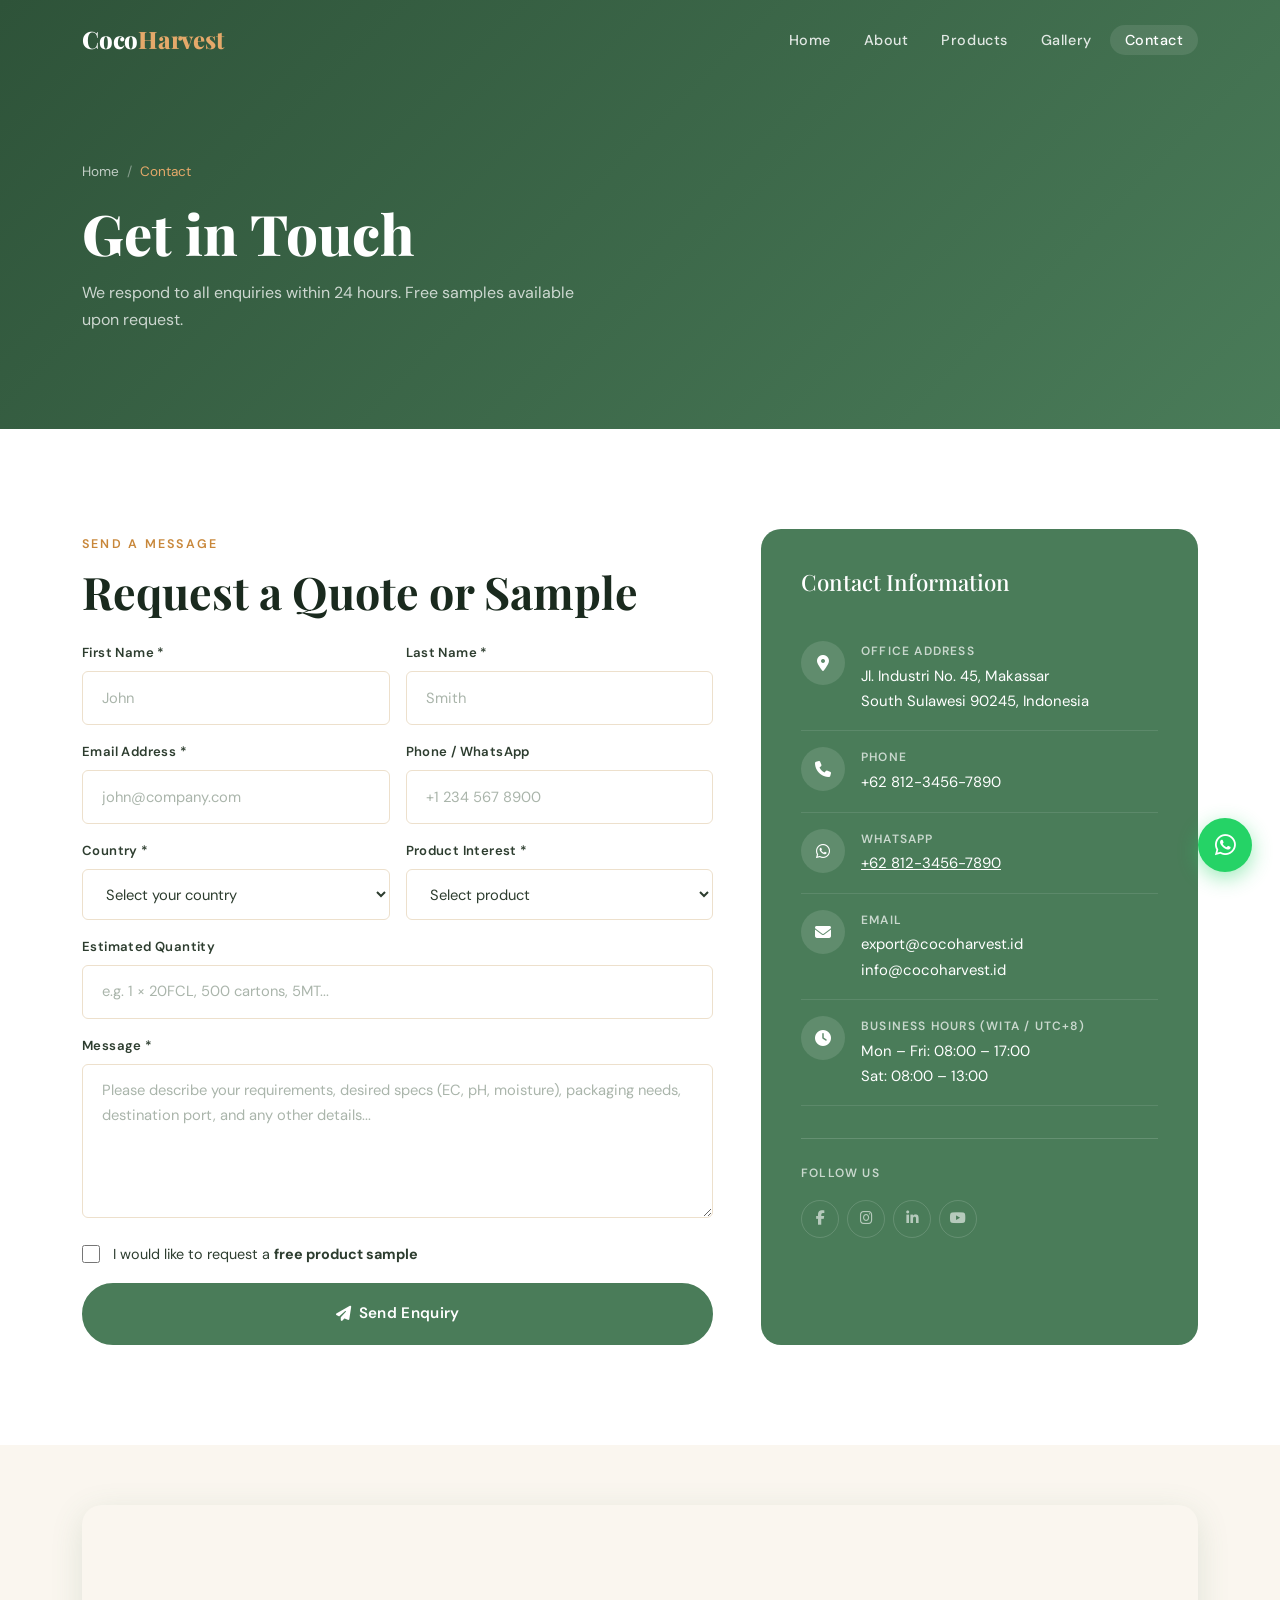
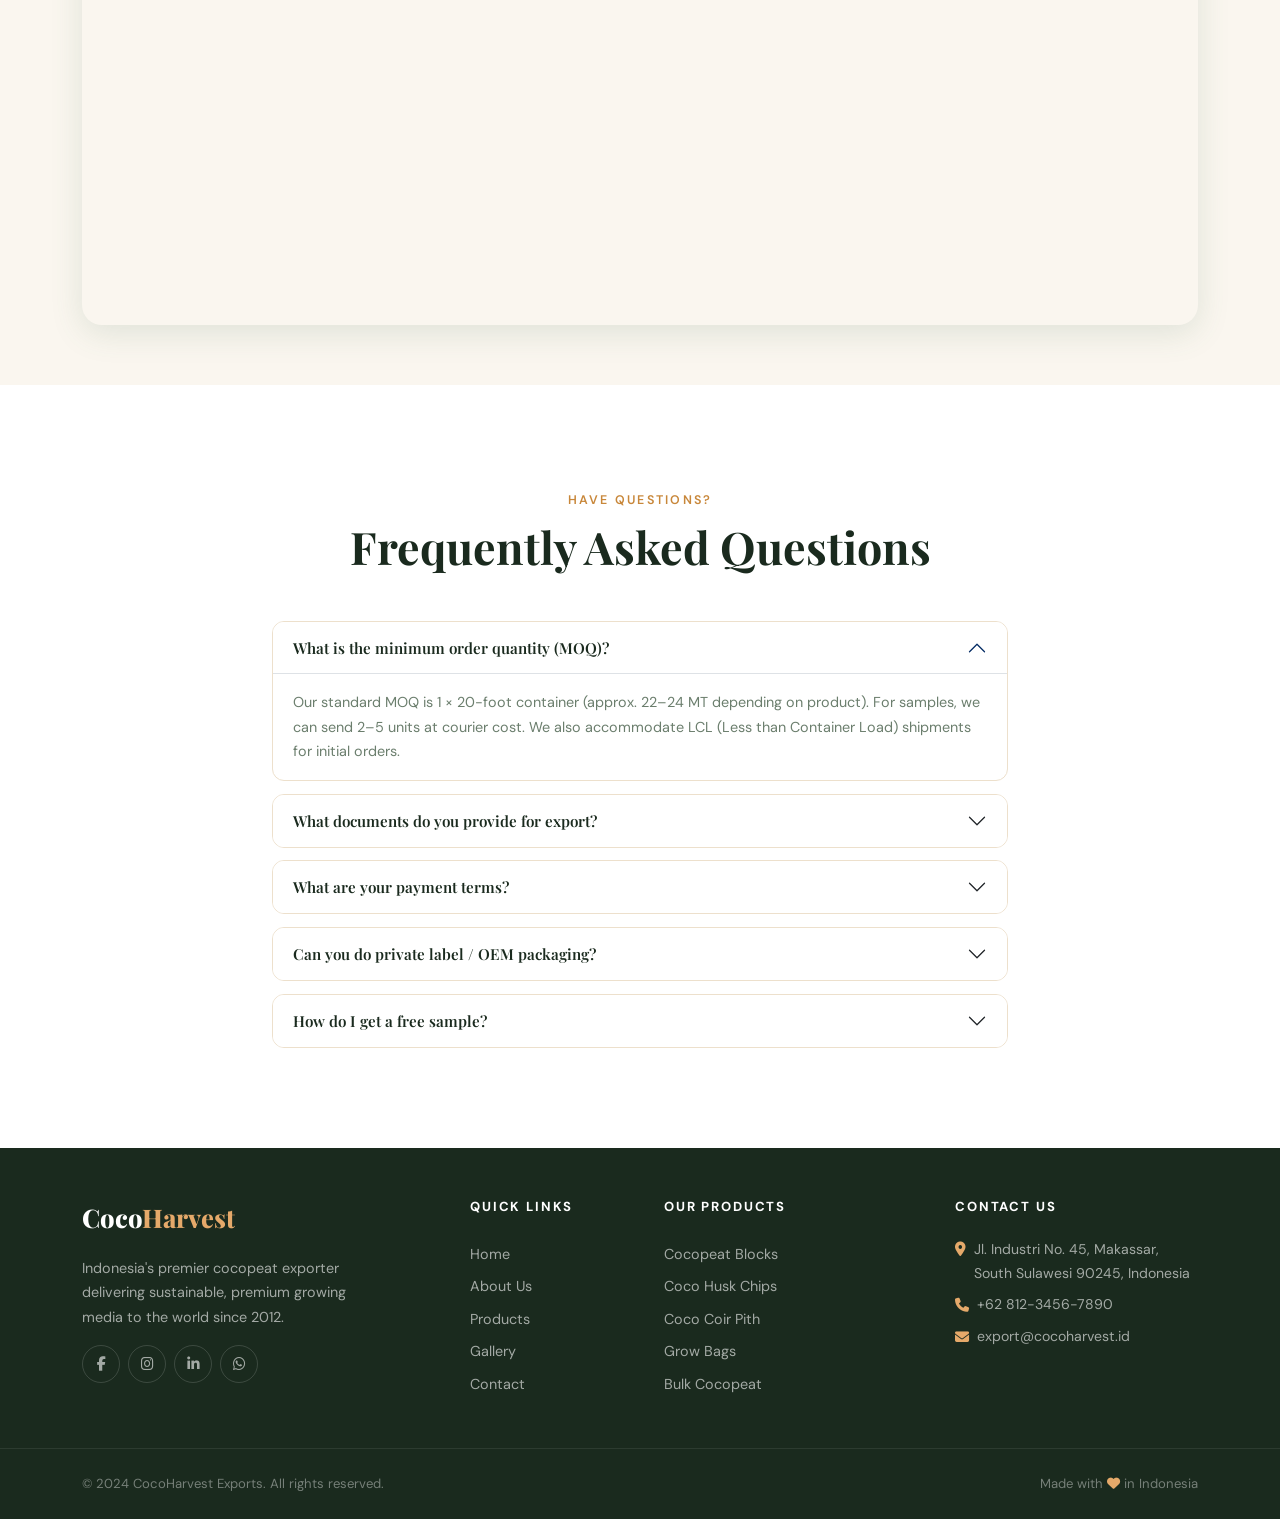
<file: contact.html>
<!DOCTYPE html>
<html lang="en">
<head>
  <meta charset="UTF-8">
  <meta name="viewport" content="width=device-width, initial-scale=1.0">
  <title>Contact — CocoHarvest Exports</title>
  <link rel="stylesheet" href="https://cdn.jsdelivr.net/npm/bootstrap@5.3.3/dist/css/bootstrap.min.css">
  <link rel="stylesheet" href="https://cdnjs.cloudflare.com/ajax/libs/font-awesome/6.5.0/css/all.min.css">
  <link rel="stylesheet" href="assets/css/style.css">
  <link rel="stylesheet" href="assets/css/components.css">
</head>
<body>

<!-- NAVBAR -->
<nav class="navbar navbar-main navbar-expand-lg">
  <div class="container">
    <a class="navbar-brand-custom" href="index.html">Coco<span>Harvest</span></a>
    <button class="navbar-toggler border-0" type="button" data-bs-toggle="collapse" data-bs-target="#mainNav">
      <div class="navbar-toggler-icon-custom"><span></span><span></span><span></span></div>
    </button>
    <div class="collapse navbar-collapse justify-content-end" id="mainNav">
      <ul class="navbar-nav gap-1 align-items-lg-center">
        <li class="nav-item"><a class="nav-link-custom" href="index.html">Home</a></li>
        <li class="nav-item"><a class="nav-link-custom" href="about.html">About</a></li>
        <li class="nav-item"><a class="nav-link-custom" href="products.html">Products</a></li>
        <li class="nav-item"><a class="nav-link-custom" href="gallery.html">Gallery</a></li>
        <li class="nav-item"><a class="nav-link-custom active" href="contact.html">Contact</a></li>
        <!-- <li class="nav-item ms-lg-2"><a class="btn-accent-custom" href="contact.html">Get a Quote</a></li> -->
      </ul>
    </div>
  </div>
</nav>

<!-- PAGE HERO -->
<section class="page-hero">
  <div class="container position-relative" style="z-index:1;">
    <nav aria-label="breadcrumb" class="mb-3">
      <ol class="breadcrumb">
        <li class="breadcrumb-item"><a href="index.html">Home</a></li>
        <li class="breadcrumb-item active">Contact</li>
      </ol>
    </nav>
    <h1 class="page-hero-title">Get in Touch</h1>
    <p style="color:rgba(255,255,255,.75);max-width:520px;margin-top:.8rem;">
      We respond to all enquiries within 24 hours. Free samples available upon request.
    </p>
  </div>
</section>

<!-- CONTACT MAIN -->
<section class="section-py">
  <div class="container">
    <div class="row g-5">

      <!-- Contact Form -->
      <div class="col-lg-7 reveal-left">
        <span class="section-eyebrow">Send a Message</span>
        <h2 class="section-title mt-2 mb-4">Request a Quote or Sample</h2>

        <form id="contactForm" novalidate>
          <div class="row g-3">
            <div class="col-sm-6">
              <label class="form-label-custom" for="firstName">First Name *</label>
              <input type="text" class="form-control-custom" id="firstName" placeholder="John" required>
            </div>
            <div class="col-sm-6">
              <label class="form-label-custom" for="lastName">Last Name *</label>
              <input type="text" class="form-control-custom" id="lastName" placeholder="Smith" required>
            </div>
            <div class="col-sm-6">
              <label class="form-label-custom" for="email">Email Address *</label>
              <input type="email" class="form-control-custom" id="email" placeholder="john@company.com" required>
            </div>
            <div class="col-sm-6">
              <label class="form-label-custom" for="phone">Phone / WhatsApp</label>
              <input type="tel" class="form-control-custom" id="phone" placeholder="+1 234 567 8900">
            </div>
            <div class="col-sm-6">
              <label class="form-label-custom" for="country">Country *</label>
              <select class="form-control-custom" id="country" required>
                <option value="" disabled selected>Select your country</option>
                <option>United States</option>
                <option>United Kingdom</option>
                <option>Netherlands</option>
                <option>Germany</option>
                <option>France</option>
                <option>Australia</option>
                <option>Japan</option>
                <option>South Korea</option>
                <option>UAE</option>
                <option>Saudi Arabia</option>
                <option>Other</option>
              </select>
            </div>
            <div class="col-sm-6">
              <label class="form-label-custom" for="product">Product Interest *</label>
              <select class="form-control-custom" id="product" required>
                <option value="" disabled selected>Select product</option>
                <option>Cocopeat Compressed Blocks</option>
                <option>Coco Husk Chips</option>
                <option>Coco Grow Bags</option>
                <option>Coco Coir Pith (Loose)</option>
                <option>Cocopeat Mix 70/30</option>
                <option>Custom / OEM</option>
                <option>All Products</option>
              </select>
            </div>
            <div class="col-12">
              <label class="form-label-custom" for="quantity">Estimated Quantity</label>
              <input type="text" class="form-control-custom" id="quantity" placeholder="e.g. 1 × 20FCL, 500 cartons, 5MT...">
            </div>
            <div class="col-12">
              <label class="form-label-custom" for="message">Message *</label>
              <textarea class="form-control-custom" id="message" rows="5"
                placeholder="Please describe your requirements, desired specs (EC, pH, moisture), packaging needs, destination port, and any other details..." required></textarea>
            </div>
            <!-- Sample Request Checkbox -->
            <div class="col-12">
              <label style="display:flex;align-items:center;gap:.8rem;cursor:pointer;">
                <input type="checkbox" id="sampleReq" style="width:18px;height:18px;accent-color:var(--clr-primary);cursor:pointer;">
                <span style="font-size:.9rem;color:var(--clr-text);">I would like to request a <strong>free product sample</strong></span>
              </label>
            </div>
            <div class="col-12">
              <button type="submit" class="btn-primary-custom" style="width:100%;justify-content:center;padding:1rem;">
                <i class="fas fa-paper-plane"></i> Send Enquiry
              </button>
            </div>
          </div>
        </form>

        <!-- Success Message -->
        <div id="formSuccess" style="display:none;background:rgba(74,124,89,.08);border:1.5px solid var(--clr-primary);border-radius:12px;padding:1.5rem;text-align:center;margin-top:1.5rem;">
          <i class="fas fa-check-circle fa-2x mb-2" style="color:var(--clr-primary);"></i>
          <h5 style="color:var(--clr-primary);">Message Sent Successfully!</h5>
          <p style="color:var(--clr-muted);font-size:.9rem;margin:0;">Thank you for your enquiry. Our team will respond within 24 hours.</p>
        </div>
      </div>

      <!-- Contact Info -->
      <div class="col-lg-5 reveal-right">
        <div class="contact-info-box">
          <h4 style="font-family:'Playfair Display',serif;font-size:1.4rem;color:white;margin-bottom:1.8rem;">Contact Information</h4>

          <div class="contact-info-item">
            <div class="contact-info-icon"><i class="fas fa-map-marker-alt"></i></div>
            <div>
              <div class="contact-info-label">Office Address</div>
              <div class="contact-info-value">Jl. Industri No. 45, Makassar<br>South Sulawesi 90245, Indonesia</div>
            </div>
          </div>

          <div class="contact-info-item">
            <div class="contact-info-icon"><i class="fas fa-phone"></i></div>
            <div>
              <div class="contact-info-label">Phone</div>
              <div class="contact-info-value">+62 812-3456-7890</div>
            </div>
          </div>

          <div class="contact-info-item">
            <div class="contact-info-icon"><i class="fab fa-whatsapp"></i></div>
            <div>
              <div class="contact-info-label">WhatsApp</div>
              <div class="contact-info-value">
                <a href="https://wa.me/6281234567890" target="_blank" style="color:white;text-decoration:underline;">+62 812-3456-7890</a>
              </div>
            </div>
          </div>

          <div class="contact-info-item">
            <div class="contact-info-icon"><i class="fas fa-envelope"></i></div>
            <div>
              <div class="contact-info-label">Email</div>
              <div class="contact-info-value">export@cocoharvest.id<br>info@cocoharvest.id</div>
            </div>
          </div>

          <div class="contact-info-item">
            <div class="contact-info-icon"><i class="fas fa-clock"></i></div>
            <div>
              <div class="contact-info-label">Business Hours (WITA / UTC+8)</div>
              <div class="contact-info-value">Mon – Fri: 08:00 – 17:00<br>Sat: 08:00 – 13:00</div>
            </div>
          </div>

          <!-- Social Links -->
          <div style="margin-top:2rem;padding-top:1.5rem;border-top:1px solid rgba(255,255,255,.15);">
            <div class="contact-info-label mb-3">Follow Us</div>
            <div class="d-flex gap-2">
              <a href="#" class="social-icon"><i class="fab fa-facebook-f"></i></a>
              <a href="#" class="social-icon"><i class="fab fa-instagram"></i></a>
              <a href="#" class="social-icon"><i class="fab fa-linkedin-in"></i></a>
              <a href="#" class="social-icon"><i class="fab fa-youtube"></i></a>
            </div>
          </div>
        </div>
      </div>
    </div>
  </div>
</section>

<!-- MAP -->
<section class="section-py-sm bg-cream">
  <div class="container reveal">
    <div class="map-wrapper">
      <iframe
        src="https://www.google.com/maps/embed?pb=!1m18!1m12!1m3!1d3973.3!2d119.4221!3d-5.1477!2m3!1f0!2f0!3f0!3m2!1i1024!2i768!4f13.1!3m3!1m2!1s0x2dbee1ef8a1b5e65%3A0xb6f91e8e41d29e26!2sMakassar%2C%20South%20Sulawesi!5e0!3m2!1sen!2sid!4v1700000000"
        width="100%" height="420" style="border:0;" allowfullscreen loading="lazy">
      </iframe>
    </div>
  </div>
</section>

<!-- FAQ SECTION -->
<section class="section-py">
  <div class="container">
    <div class="text-center mb-5 reveal">
      <span class="section-eyebrow">Have Questions?</span>
      <h2 class="section-title mt-2">Frequently Asked Questions</h2>
    </div>
    <div class="row justify-content-center">
      <div class="col-lg-8">
        <div class="accordion" id="faqAccordion">
          <div class="accordion-item reveal delay-1" style="border:1px solid var(--clr-sand);border-radius:12px !important;margin-bottom:.8rem;overflow:hidden;">
            <h2 class="accordion-header">
              <button class="accordion-button" type="button" data-bs-toggle="collapse" data-bs-target="#faq1"
                style="font-weight:600;font-size:.95rem;background:white;color:var(--clr-dark);">
                What is the minimum order quantity (MOQ)?
              </button>
            </h2>
            <div id="faq1" class="accordion-collapse collapse show" data-bs-parent="#faqAccordion">
              <div class="accordion-body" style="color:var(--clr-muted);font-size:.9rem;">
                Our standard MOQ is 1 × 20-foot container (approx. 22–24 MT depending on product). For samples, we can send 2–5 units at courier cost. We also accommodate LCL (Less than Container Load) shipments for initial orders.
              </div>
            </div>
          </div>

          <div class="accordion-item reveal delay-2" style="border:1px solid var(--clr-sand);border-radius:12px !important;margin-bottom:.8rem;overflow:hidden;">
            <h2 class="accordion-header">
              <button class="accordion-button collapsed" type="button" data-bs-toggle="collapse" data-bs-target="#faq2"
                style="font-weight:600;font-size:.95rem;background:white;color:var(--clr-dark);">
                What documents do you provide for export?
              </button>
            </h2>
            <div id="faq2" class="accordion-collapse collapse" data-bs-parent="#faqAccordion">
              <div class="accordion-body" style="color:var(--clr-muted);font-size:.9rem;">
                We provide: Commercial Invoice, Packing List, Bill of Lading, Certificate of Origin (COO), Phytosanitary Certificate, MSDS, and Certificate of Analysis (COA). Additional documents such as FORM E (ASEAN) or fumigation certificates are available upon request.
              </div>
            </div>
          </div>

          <div class="accordion-item reveal delay-3" style="border:1px solid var(--clr-sand);border-radius:12px !important;margin-bottom:.8rem;overflow:hidden;">
            <h2 class="accordion-header">
              <button class="accordion-button collapsed" type="button" data-bs-toggle="collapse" data-bs-target="#faq3"
                style="font-weight:600;font-size:.95rem;background:white;color:var(--clr-dark);">
                What are your payment terms?
              </button>
            </h2>
            <div id="faq3" class="accordion-collapse collapse" data-bs-parent="#faqAccordion">
              <div class="accordion-body" style="color:var(--clr-muted);font-size:.9rem;">
                We accept T/T (Bank Transfer) — 30% advance, 70% before shipment. Letter of Credit (L/C) at sight is also accepted for large orders. For long-term partners, credit terms can be discussed.
              </div>
            </div>
          </div>

          <div class="accordion-item reveal delay-4" style="border:1px solid var(--clr-sand);border-radius:12px !important;margin-bottom:.8rem;overflow:hidden;">
            <h2 class="accordion-header">
              <button class="accordion-button collapsed" type="button" data-bs-toggle="collapse" data-bs-target="#faq4"
                style="font-weight:600;font-size:.95rem;background:white;color:var(--clr-dark);">
                Can you do private label / OEM packaging?
              </button>
            </h2>
            <div id="faq4" class="accordion-collapse collapse" data-bs-parent="#faqAccordion">
              <div class="accordion-body" style="color:var(--clr-muted);font-size:.9rem;">
                Yes! We offer full OEM and private label services. You can provide your own design, or our team can help design packaging. MOQ for OEM is 1 × 20-foot container. We support custom block weights, bag sizes, and multilingual labels.
              </div>
            </div>
          </div>

          <div class="accordion-item reveal delay-1" style="border:1px solid var(--clr-sand);border-radius:12px !important;overflow:hidden;">
            <h2 class="accordion-header">
              <button class="accordion-button collapsed" type="button" data-bs-toggle="collapse" data-bs-target="#faq5"
                style="font-weight:600;font-size:.95rem;background:white;color:var(--clr-dark);">
                How do I get a free sample?
              </button>
            </h2>
            <div id="faq5" class="accordion-collapse collapse" data-bs-parent="#faqAccordion">
              <div class="accordion-body" style="color:var(--clr-muted);font-size:.9rem;">
                Fill in the contact form above and check "I would like to request a free product sample." We will send 2–3 kg of your chosen product via DHL/FedEx. The sample is free; buyer covers courier cost. Most samples arrive within 5–7 business days.
              </div>
            </div>
          </div>

        </div>
      </div>
    </div>
  </div>
</section>

<!-- FOOTER -->
<footer class="footer-main pt-5">
  <div class="container">
    <div class="row g-5">
      <div class="col-lg-4">
        <div class="footer-brand mb-3">Coco<span>Harvest</span></div>
        <p style="font-size:.9rem;color:rgba(255,255,255,.6);max-width:300px;line-height:1.7;">Indonesia's premier cocopeat exporter delivering sustainable, premium growing media to the world since 2012.</p>
        <div class="d-flex gap-2 mt-3">
          <a href="#" class="social-icon"><i class="fab fa-facebook-f"></i></a>
          <a href="#" class="social-icon"><i class="fab fa-instagram"></i></a>
          <a href="#" class="social-icon"><i class="fab fa-linkedin-in"></i></a>
          <a href="#" class="social-icon"><i class="fab fa-whatsapp"></i></a>
        </div>
      </div>
      <div class="col-sm-6 col-lg-2">
        <div class="footer-heading">Quick Links</div>
        <a href="index.html" class="footer-link">Home</a>
        <a href="about.html" class="footer-link">About Us</a>
        <a href="products.html" class="footer-link">Products</a>
        <a href="gallery.html" class="footer-link">Gallery</a>
        <a href="contact.html" class="footer-link">Contact</a>
      </div>
      <div class="col-sm-6 col-lg-3">
        <div class="footer-heading">Our Products</div>
        <a href="products.html" class="footer-link">Cocopeat Blocks</a>
        <a href="products.html" class="footer-link">Coco Husk Chips</a>
        <a href="products.html" class="footer-link">Coco Coir Pith</a>
        <a href="products.html" class="footer-link">Grow Bags</a>
        <a href="products.html" class="footer-link">Bulk Cocopeat</a>
      </div>
      <div class="col-lg-3">
        <div class="footer-heading">Contact Us</div>
        <div class="d-flex gap-2 align-items-start mb-2" style="font-size:.88rem;color:rgba(255,255,255,.6);"><i class="fas fa-map-marker-alt mt-1" style="color:var(--clr-accent-lt);"></i> Jl. Industri No. 45, Makassar, South Sulawesi 90245, Indonesia</div>
        <div class="d-flex gap-2 align-items-center mb-2" style="font-size:.88rem;color:rgba(255,255,255,.6);"><i class="fas fa-phone" style="color:var(--clr-accent-lt);"></i> +62 812-3456-7890</div>
        <div class="d-flex gap-2 align-items-center" style="font-size:.88rem;color:rgba(255,255,255,.6);"><i class="fas fa-envelope" style="color:var(--clr-accent-lt);"></i> export@cocoharvest.id</div>
      </div>
    </div>
  </div>
  <div class="footer-bottom mt-5">
    <div class="container d-flex flex-wrap justify-content-between align-items-center gap-2">
      <span>© 2024 CocoHarvest Exports. All rights reserved.</span>
      <span>Made with <i class="fas fa-heart" style="color:var(--clr-accent-lt);"></i> in Indonesia</span>
    </div>
  </div>
</footer>

<a href="https://wa.me/6281234567890" target="_blank" class="wa-float"><i class="fab fa-whatsapp"></i></a>

<script src="https://cdn.jsdelivr.net/npm/bootstrap@5.3.3/dist/js/bootstrap.bundle.min.js"></script>
<script src="assets/js/main.js"></script>
<script>
// Form submit
document.getElementById('contactForm').addEventListener('submit', function(e) {
  e.preventDefault();
  // Simple validation
  const required = ['firstName','lastName','email','country','product','message'];
  let valid = true;
  required.forEach(id => {
    const el = document.getElementById(id);
    if (!el.value.trim()) {
      el.style.borderColor = '#e05c5c';
      valid = false;
    } else {
      el.style.borderColor = '';
    }
  });
  if (valid) {
    this.style.display = 'none';
    document.getElementById('formSuccess').style.display = 'block';
  }
});
</script>
</body>
</html>
</file>
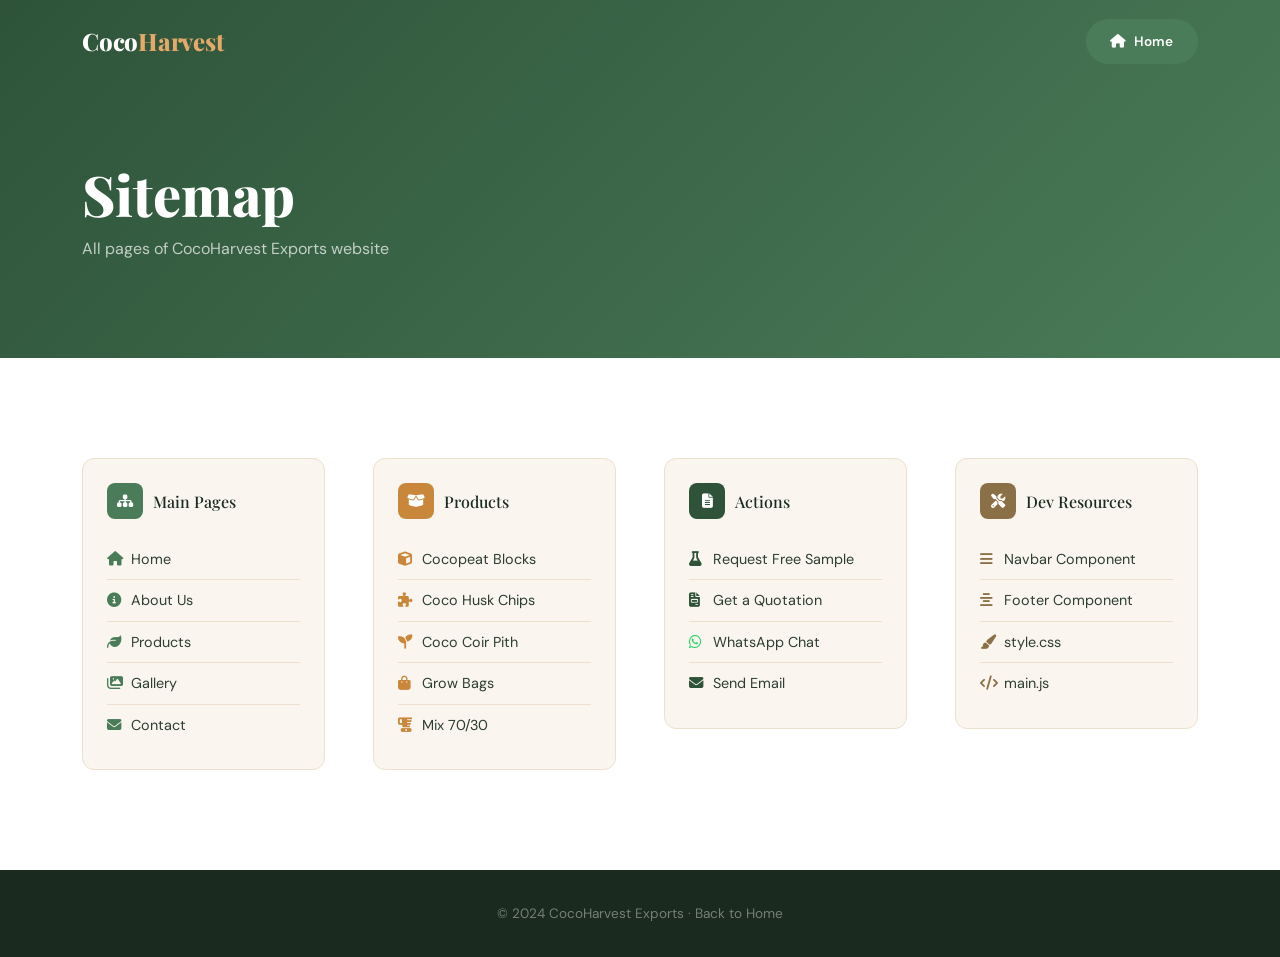
<file: sitemap.html>
<!DOCTYPE html>
<html lang="en">
<head>
  <meta charset="UTF-8">
  <meta name="viewport" content="width=device-width, initial-scale=1.0">
  <title>Sitemap — CocoHarvest Exports</title>
  <link rel="stylesheet" href="https://cdn.jsdelivr.net/npm/bootstrap@5.3.3/dist/css/bootstrap.min.css">
  <link rel="stylesheet" href="https://cdnjs.cloudflare.com/ajax/libs/font-awesome/6.5.0/css/all.min.css">
  <link rel="stylesheet" href="assets/css/style.css">
  <link rel="stylesheet" href="assets/css/components.css">
</head>
<body>

<!-- NAVBAR -->
<nav class="navbar navbar-main navbar-expand-lg">
  <div class="container">
    <a class="navbar-brand-custom" href="index.html">Coco<span>Harvest</span></a>
    <div class="d-flex gap-2">
      <a href="index.html" class="btn-primary-custom" style="font-size:.85rem;padding:.55rem 1.4rem;">
        <i class="fas fa-home"></i> Home
      </a>
    </div>
  </div>
</nav>

<section class="page-hero">
  <div class="container position-relative" style="z-index:1;">
    <h1 class="page-hero-title">Sitemap</h1>
    <p style="color:rgba(255,255,255,.7);margin-top:.5rem;">All pages of CocoHarvest Exports website</p>
  </div>
</section>

<section class="section-py">
  <div class="container">
    <div class="row g-5">
      <!-- Main Pages -->
      <div class="col-md-6 col-lg-3 reveal delay-1">
        <div style="padding:1.5rem;background:var(--clr-cream);border-radius:var(--radius-md);border:1px solid var(--clr-sand);">
          <div style="display:flex;align-items:center;gap:.6rem;margin-bottom:1.2rem;">
            <div style="width:36px;height:36px;background:var(--clr-primary);border-radius:8px;display:flex;align-items:center;justify-content:center;color:white;font-size:.9rem;">
              <i class="fas fa-sitemap"></i>
            </div>
            <h5 style="margin:0;font-family:'Playfair Display',serif;font-size:1rem;">Main Pages</h5>
          </div>
          <a href="index.html" class="footer-link" style="color:var(--clr-text);border-bottom:1px solid var(--clr-sand);padding:.5rem 0;display:flex;align-items:center;gap:.5rem;">
            <i class="fas fa-home" style="color:var(--clr-primary);width:16px;"></i> Home
          </a>
          <a href="about.html" class="footer-link" style="color:var(--clr-text);border-bottom:1px solid var(--clr-sand);padding:.5rem 0;display:flex;align-items:center;gap:.5rem;">
            <i class="fas fa-info-circle" style="color:var(--clr-primary);width:16px;"></i> About Us
          </a>
          <a href="products.html" class="footer-link" style="color:var(--clr-text);border-bottom:1px solid var(--clr-sand);padding:.5rem 0;display:flex;align-items:center;gap:.5rem;">
            <i class="fas fa-leaf" style="color:var(--clr-primary);width:16px;"></i> Products
          </a>
          <a href="gallery.html" class="footer-link" style="color:var(--clr-text);border-bottom:1px solid var(--clr-sand);padding:.5rem 0;display:flex;align-items:center;gap:.5rem;">
            <i class="fas fa-images" style="color:var(--clr-primary);width:16px;"></i> Gallery
          </a>
          <a href="contact.html" class="footer-link" style="color:var(--clr-text);padding:.5rem 0;display:flex;align-items:center;gap:.5rem;">
            <i class="fas fa-envelope" style="color:var(--clr-primary);width:16px;"></i> Contact
          </a>
        </div>
      </div>

      <!-- Products -->
      <div class="col-md-6 col-lg-3 reveal delay-2">
        <div style="padding:1.5rem;background:var(--clr-cream);border-radius:var(--radius-md);border:1px solid var(--clr-sand);">
          <div style="display:flex;align-items:center;gap:.6rem;margin-bottom:1.2rem;">
            <div style="width:36px;height:36px;background:var(--clr-accent);border-radius:8px;display:flex;align-items:center;justify-content:center;color:white;font-size:.9rem;">
              <i class="fas fa-box-open"></i>
            </div>
            <h5 style="margin:0;font-family:'Playfair Display',serif;font-size:1rem;">Products</h5>
          </div>
          <a href="products.html#cocopeat-block" class="footer-link" style="color:var(--clr-text);border-bottom:1px solid var(--clr-sand);padding:.5rem 0;display:flex;align-items:center;gap:.5rem;">
            <i class="fas fa-cube" style="color:var(--clr-accent);width:16px;"></i> Cocopeat Blocks
          </a>
          <a href="products.html#coco-chips" class="footer-link" style="color:var(--clr-text);border-bottom:1px solid var(--clr-sand);padding:.5rem 0;display:flex;align-items:center;gap:.5rem;">
            <i class="fas fa-puzzle-piece" style="color:var(--clr-accent);width:16px;"></i> Coco Husk Chips
          </a>
          <a href="products.html" class="footer-link" style="color:var(--clr-text);border-bottom:1px solid var(--clr-sand);padding:.5rem 0;display:flex;align-items:center;gap:.5rem;">
            <i class="fas fa-seedling" style="color:var(--clr-accent);width:16px;"></i> Coco Coir Pith
          </a>
          <a href="products.html" class="footer-link" style="color:var(--clr-text);border-bottom:1px solid var(--clr-sand);padding:.5rem 0;display:flex;align-items:center;gap:.5rem;">
            <i class="fas fa-shopping-bag" style="color:var(--clr-accent);width:16px;"></i> Grow Bags
          </a>
          <a href="products.html" class="footer-link" style="color:var(--clr-text);padding:.5rem 0;display:flex;align-items:center;gap:.5rem;">
            <i class="fas fa-blender" style="color:var(--clr-accent);width:16px;"></i> Mix 70/30
          </a>
        </div>
      </div>

      <!-- Forms & Actions -->
      <div class="col-md-6 col-lg-3 reveal delay-3">
        <div style="padding:1.5rem;background:var(--clr-cream);border-radius:var(--radius-md);border:1px solid var(--clr-sand);">
          <div style="display:flex;align-items:center;gap:.6rem;margin-bottom:1.2rem;">
            <div style="width:36px;height:36px;background:var(--clr-primary-dk);border-radius:8px;display:flex;align-items:center;justify-content:center;color:white;font-size:.9rem;">
              <i class="fas fa-file-alt"></i>
            </div>
            <h5 style="margin:0;font-family:'Playfair Display',serif;font-size:1rem;">Actions</h5>
          </div>
          <a href="request-sample.html" class="footer-link" style="color:var(--clr-text);border-bottom:1px solid var(--clr-sand);padding:.5rem 0;display:flex;align-items:center;gap:.5rem;">
            <i class="fas fa-flask" style="color:var(--clr-primary-dk);width:16px;"></i> Request Free Sample
          </a>
          <a href="contact.html" class="footer-link" style="color:var(--clr-text);border-bottom:1px solid var(--clr-sand);padding:.5rem 0;display:flex;align-items:center;gap:.5rem;">
            <i class="fas fa-file-invoice" style="color:var(--clr-primary-dk);width:16px;"></i> Get a Quotation
          </a>
          <a href="https://wa.me/6281234567890" class="footer-link" style="color:var(--clr-text);border-bottom:1px solid var(--clr-sand);padding:.5rem 0;display:flex;align-items:center;gap:.5rem;">
            <i class="fab fa-whatsapp" style="color:#25D366;width:16px;"></i> WhatsApp Chat
          </a>
          <a href="mailto:export@cocoharvest.id" class="footer-link" style="color:var(--clr-text);padding:.5rem 0;display:flex;align-items:center;gap:.5rem;">
            <i class="fas fa-envelope" style="color:var(--clr-primary-dk);width:16px;"></i> Send Email
          </a>
        </div>
      </div>

      <!-- Resources -->
      <div class="col-md-6 col-lg-3 reveal delay-4">
        <div style="padding:1.5rem;background:var(--clr-cream);border-radius:var(--radius-md);border:1px solid var(--clr-sand);">
          <div style="display:flex;align-items:center;gap:.6rem;margin-bottom:1.2rem;">
            <div style="width:36px;height:36px;background:var(--clr-earth);border-radius:8px;display:flex;align-items:center;justify-content:center;color:white;font-size:.9rem;">
              <i class="fas fa-tools"></i>
            </div>
            <h5 style="margin:0;font-family:'Playfair Display',serif;font-size:1rem;">Dev Resources</h5>
          </div>
          <a href="navbar.html" class="footer-link" style="color:var(--clr-text);border-bottom:1px solid var(--clr-sand);padding:.5rem 0;display:flex;align-items:center;gap:.5rem;">
            <i class="fas fa-bars" style="color:var(--clr-earth);width:16px;"></i> Navbar Component
          </a>
          <a href="footer.html" class="footer-link" style="color:var(--clr-text);border-bottom:1px solid var(--clr-sand);padding:.5rem 0;display:flex;align-items:center;gap:.5rem;">
            <i class="fas fa-align-center" style="color:var(--clr-earth);width:16px;"></i> Footer Component
          </a>
          <a href="assets/css/style.css" class="footer-link" style="color:var(--clr-text);border-bottom:1px solid var(--clr-sand);padding:.5rem 0;display:flex;align-items:center;gap:.5rem;">
            <i class="fas fa-paint-brush" style="color:var(--clr-earth);width:16px;"></i> style.css
          </a>
          <a href="assets/js/main.js" class="footer-link" style="color:var(--clr-text);padding:.5rem 0;display:flex;align-items:center;gap:.5rem;">
            <i class="fas fa-code" style="color:var(--clr-earth);width:16px;"></i> main.js
          </a>
        </div>
      </div>
    </div>
  </div>
</section>

<!-- Footer minimal -->
<footer class="footer-main" style="padding:2rem 0;">
  <div class="container text-center">
    <div style="font-size:.85rem;color:rgba(255,255,255,.4);">
      © 2024 CocoHarvest Exports · <a href="index.html" style="color:rgba(255,255,255,.4);">Back to Home</a>
    </div>
  </div>
</footer>

<script src="https://cdn.jsdelivr.net/npm/bootstrap@5.3.3/dist/js/bootstrap.bundle.min.js"></script>
<script src="assets/js/main.js"></script>
</body>
</html>
</file>
<file: assets/css/style.css>
/* =============================================
   COCOHARVEST EXPORTS — Global Stylesheet
   Natural • Earthy • Premium
============================================= */

@import url('https://fonts.googleapis.com/css2?family=Playfair+Display:wght@400;600;700;800&family=DM+Sans:wght@300;400;500;600&display=swap');

/* ─── CSS Variables ─── */
:root {
  --clr-primary:     #4A7C59;   /* forest green */
  --clr-primary-dk:  #2E5339;
  --clr-primary-lt:  #7DB08A;
  --clr-accent:      #C8873A;   /* warm amber */
  --clr-accent-lt:   #E5A96A;
  --clr-earth:       #8B6F47;
  --clr-cream:       #FAF6EF;
  --clr-sand:        #EDE0CC;
  --clr-dark:        #1A2A1E;
  --clr-text:        #2D3D2F;
  --clr-muted:       #6B7E6D;
  --clr-white:       #FFFFFF;

  --ff-display: 'Playfair Display', Georgia, serif;
  --ff-body:    'DM Sans', sans-serif;

  --radius-sm:  6px;
  --radius-md:  12px;
  --radius-lg:  20px;
  --radius-xl:  40px;

  --shadow-sm:  0 2px 12px rgba(74,124,89,.10);
  --shadow-md:  0 8px 32px rgba(74,124,89,.15);
  --shadow-lg:  0 20px 60px rgba(26,42,30,.18);

  --transition: .35s cubic-bezier(.25,.46,.45,.94);
}

/* ─── Reset & Base ─── */
*, *::before, *::after { box-sizing: border-box; margin: 0; padding: 0; }

html { scroll-behavior: smooth; font-size: 16px; }

body {
  font-family: var(--ff-body);
  color: var(--clr-text);
  background: var(--clr-white);
  line-height: 1.7;
  overflow-x: hidden;
}

img { max-width: 100%; height: auto; display: block; }

a { text-decoration: none; color: inherit; }

/* ─── Typography ─── */
h1, h2, h3, h4, h5 {
  font-family: var(--ff-display);
  line-height: 1.2;
  color: var(--clr-dark);
}

.display-title {
  font-size: clamp(2.4rem, 6vw, 5rem);
  font-weight: 800;
  letter-spacing: -0.02em;
}

.section-eyebrow {
  font-family: var(--ff-body);
  font-size: .78rem;
  font-weight: 600;
  letter-spacing: .18em;
  text-transform: uppercase;
  color: var(--clr-accent);
}

.section-title {
  font-size: clamp(1.8rem, 3.5vw, 2.8rem);
  font-weight: 700;
  color: var(--clr-dark);
}

/* ─── Buttons ─── */
.btn-primary-custom {
  display: inline-flex;
  align-items: center;
  gap: .5rem;
  background: var(--clr-primary);
  color: var(--clr-white);
  padding: .85rem 2.2rem;
  border-radius: var(--radius-xl);
  font-weight: 600;
  font-size: .95rem;
  letter-spacing: .02em;
  transition: var(--transition);
  border: 2px solid var(--clr-primary);
}
.btn-primary-custom:hover {
  background: var(--clr-primary-dk);
  border-color: var(--clr-primary-dk);
  color: var(--clr-white);
  transform: translateY(-2px);
  box-shadow: 0 8px 24px rgba(74,124,89,.35);
}

.btn-outline-custom {
  display: inline-flex;
  align-items: center;
  gap: .5rem;
  background: transparent;
  color: var(--clr-white);
  padding: .85rem 2.2rem;
  border-radius: var(--radius-xl);
  font-weight: 600;
  font-size: .95rem;
  letter-spacing: .02em;
  transition: var(--transition);
  border: 2px solid rgba(255,255,255,.6);
}
.btn-outline-custom:hover {
  background: rgba(255,255,255,.12);
  border-color: var(--clr-white);
  color: var(--clr-white);
  transform: translateY(-2px);
}

.btn-accent-custom {
  display: inline-flex;
  align-items: center;
  gap: .5rem;
  background: var(--clr-accent);
  color: var(--clr-white);
  padding: .85rem 2.2rem;
  border-radius: var(--radius-xl);
  font-weight: 600;
  font-size: .95rem;
  transition: var(--transition);
  border: 2px solid var(--clr-accent);
}
.btn-accent-custom:hover {
  background: #b57630;
  border-color: #b57630;
  color: var(--clr-white);
  transform: translateY(-2px);
  box-shadow: 0 8px 24px rgba(200,135,58,.35);
}

/* ─── Navbar ─── */
.navbar-main {
  background: transparent;
  padding: 1.2rem 0;
  transition: background var(--transition), box-shadow var(--transition);
  position: fixed;
  top: 0;
  width: 100%;
  z-index: 1000;
}
.navbar-main.scrolled {
  background: rgba(26,42,30,.96);
  backdrop-filter: blur(12px);
  padding: .8rem 0;
  box-shadow: 0 4px 30px rgba(0,0,0,.18);
}
.navbar-brand-custom {
  font-family: var(--ff-display);
  font-size: 1.5rem;
  font-weight: 800;
  color: var(--clr-white) !important;
  letter-spacing: -0.01em;
}
.navbar-brand-custom span { color: var(--clr-accent-lt); }

.nav-link-custom {
  color: rgba(255,255,255,.85) !important;
  font-weight: 500;
  font-size: .9rem;
  letter-spacing: .04em;
  padding: .4rem .9rem !important;
  border-radius: 30px;
  transition: var(--transition);
}
.nav-link-custom:hover,
.nav-link-custom.active {
  color: var(--clr-white) !important;
  background: rgba(255,255,255,.1);
}

.navbar-toggler {
  border: 1.5px solid rgba(255,255,255,.4) !important;
  padding: .3rem .6rem;
}
.navbar-toggler-icon-custom {
  display: flex;
  flex-direction: column;
  gap: 4px;
  width: 22px;
}
.navbar-toggler-icon-custom span {
  display: block;
  height: 2px;
  background: var(--clr-white);
  border-radius: 2px;
  transition: var(--transition);
}

/* ─── Section Spacing ─── */
.section-py { padding: 100px 0; }
.section-py-sm { padding: 60px 0; }

/* ─── Divider ─── */
.divider-leaf {
  display: flex;
  align-items: center;
  gap: 1rem;
  margin: 1.2rem 0;
}
.divider-leaf::before,
.divider-leaf::after {
  content: '';
  flex: 1;
  height: 1px;
  background: var(--clr-sand);
}
.divider-leaf i { color: var(--clr-primary); font-size: .9rem; }

/* ─── Badge ─── */
.badge-custom {
  display: inline-block;
  padding: .3rem .9rem;
  background: rgba(74,124,89,.1);
  color: var(--clr-primary);
  border-radius: 30px;
  font-size: .78rem;
  font-weight: 600;
  letter-spacing: .1em;
  text-transform: uppercase;
}

/* ─── Card Base ─── */
.card-custom {
  background: var(--clr-white);
  border-radius: var(--radius-lg);
  overflow: hidden;
  box-shadow: var(--shadow-sm);
  transition: var(--transition);
  border: 1px solid rgba(74,124,89,.08);
}
.card-custom:hover {
  transform: translateY(-6px);
  box-shadow: var(--shadow-md);
}

/* ─── Stats ─── */
.stat-number {
  font-family: var(--ff-display);
  font-size: 2.8rem;
  font-weight: 800;
  color: var(--clr-primary);
  line-height: 1;
}
.stat-label {
  font-size: .82rem;
  color: var(--clr-muted);
  font-weight: 500;
  text-transform: uppercase;
  letter-spacing: .08em;
}

/* ─── Footer ─── */
.footer-main {
  background: var(--clr-dark);
  color: rgba(255,255,255,.75);
}
.footer-brand {
  font-family: var(--ff-display);
  font-size: 1.6rem;
  font-weight: 800;
  color: var(--clr-white);
}
.footer-brand span { color: var(--clr-accent-lt); }
.footer-heading {
  font-family: var(--ff-body);
  font-size: .82rem;
  font-weight: 700;
  letter-spacing: .14em;
  text-transform: uppercase;
  color: var(--clr-white);
  margin-bottom: 1.2rem;
}
.footer-link {
  display: block;
  color: rgba(255,255,255,.6);
  font-size: .9rem;
  padding: .25rem 0;
  transition: color var(--transition);
}
.footer-link:hover { color: var(--clr-accent-lt); }
.footer-bottom {
  border-top: 1px solid rgba(255,255,255,.08);
  padding: 1.5rem 0;
  font-size: .82rem;
  color: rgba(255,255,255,.4);
}
.social-icon {
  width: 38px; height: 38px;
  display: inline-flex;
  align-items: center;
  justify-content: center;
  border-radius: 50%;
  border: 1px solid rgba(255,255,255,.15);
  color: rgba(255,255,255,.6);
  font-size: .9rem;
  transition: var(--transition);
}
.social-icon:hover {
  background: var(--clr-accent);
  border-color: var(--clr-accent);
  color: var(--clr-white);
}

/* ─── Breadcrumb ─── */
.page-hero {
  background: linear-gradient(135deg, var(--clr-primary-dk) 0%, var(--clr-primary) 100%);
  padding: 160px 0 80px;
  position: relative;
  overflow: hidden;
}
.page-hero::before {
  content: '';
  position: absolute;
  inset: 0;
  background: url('https://images.unsplash.com/photo-1500382017468-9049fed747ef?w=1400&q=80') center/cover no-repeat;
  opacity: .12;
}
.page-hero-title {
  font-size: clamp(2rem, 5vw, 3.5rem);
  font-weight: 800;
  color: var(--clr-white);
  position: relative;
  z-index: 1;
}
.breadcrumb-item { font-size: .85rem; }
.breadcrumb-item a { color: rgba(255,255,255,.7); }
.breadcrumb-item.active { color: var(--clr-accent-lt); }
.breadcrumb-item + .breadcrumb-item::before { color: rgba(255,255,255,.4); }

/* ─── Animations ─── */
@keyframes fadeInUp {
  from { opacity: 0; transform: translateY(30px); }
  to   { opacity: 1; transform: translateY(0); }
}
@keyframes fadeInLeft {
  from { opacity: 0; transform: translateX(-30px); }
  to   { opacity: 1; transform: translateX(0); }
}
@keyframes fadeInRight {
  from { opacity: 0; transform: translateX(30px); }
  to   { opacity: 1; transform: translateX(0); }
}
@keyframes float {
  0%, 100% { transform: translateY(0); }
  50%       { transform: translateY(-12px); }
}
@keyframes pulseGreen {
  0%, 100% { box-shadow: 0 0 0 0 rgba(74,124,89,.4); }
  50%       { box-shadow: 0 0 0 12px rgba(74,124,89,0); }
}

.animate-fadeInUp   { animation: fadeInUp  .7s ease forwards; }
.animate-fadeInLeft { animation: fadeInLeft .7s ease forwards; }
.animate-fadeInRight{ animation: fadeInRight .7s ease forwards; }
.delay-1 { animation-delay: .15s; }
.delay-2 { animation-delay: .30s; }
.delay-3 { animation-delay: .45s; }
.delay-4 { animation-delay: .60s; }

.float-anim { animation: float 4s ease-in-out infinite; }

/* Scroll reveal */
.reveal {
  opacity: 0;
  transform: translateY(28px);
  transition: opacity .65s ease, transform .65s ease;
}
.reveal.visible {
  opacity: 1;
  transform: none;
}
.reveal-left {
  opacity: 0;
  transform: translateX(-28px);
  transition: opacity .65s ease, transform .65s ease;
}
.reveal-left.visible { opacity: 1; transform: none; }
.reveal-right {
  opacity: 0;
  transform: translateX(28px);
  transition: opacity .65s ease, transform .65s ease;
}
.reveal-right.visible { opacity: 1; transform: none; }

/* ─── Utilities ─── */
.bg-cream  { background: var(--clr-cream); }
.bg-sand   { background: var(--clr-sand); }
.bg-green  { background: var(--clr-primary); }
.bg-dark-g { background: var(--clr-dark); }
.text-green { color: var(--clr-primary) !important; }
.text-accent { color: var(--clr-accent) !important; }
.text-muted-custom { color: var(--clr-muted); }

.rounded-custom { border-radius: var(--radius-lg); }
.img-cover { object-fit: cover; width: 100%; height: 100%; }

/* ─── Leaf Decoration ─── */
.leaf-deco {
  position: absolute;
  opacity: .07;
  pointer-events: none;
}

/* ─── WhatsApp Float Button ─── */
.wa-float {
  position: fixed;
  bottom: 28px;
  right: 28px;
  z-index: 9999;
  width: 54px; height: 54px;
  background: #25D366;
  border-radius: 50%;
  display: flex; align-items: center; justify-content: center;
  color: white;
  font-size: 1.5rem;
  box-shadow: 0 6px 20px rgba(37,211,102,.45);
  transition: var(--transition);
  animation: pulseGreen 2.5s infinite;
}
.wa-float:hover {
  transform: scale(1.1);
  color: white;
}

/* ─── Responsive ─── */
@media (max-width: 991px) {
  .section-py { padding: 70px 0; }
  .navbar-collapse {
    background: rgba(26,42,30,.97);
    backdrop-filter: blur(12px);
    padding: 1rem 1.5rem;
    margin-top: .5rem;
    border-radius: var(--radius-md);
  }
}
@media (max-width: 576px) {
  .section-py { padding: 50px 0; }
  .display-title { font-size: 2.2rem; }
}
</file>
<file: assets/css/components.css>
/* ─── Lightbox ─── */
#lightbox {
  display: none;
  position: fixed;
  inset: 0;
  z-index: 9999;
  align-items: center;
  justify-content: center;
}
#lightbox.active { display: flex; }
.lb-overlay {
  position: absolute;
  inset: 0;
  background: rgba(0,0,0,.88);
}
.lb-content {
  position: relative;
  z-index: 1;
  max-width: 90vw;
  max-height: 90vh;
}
.lb-img {
  max-width: 100%;
  max-height: 85vh;
  border-radius: 12px;
  box-shadow: 0 20px 60px rgba(0,0,0,.6);
}
.lb-close {
  position: absolute;
  top: -16px;
  right: -16px;
  width: 36px; height: 36px;
  border-radius: 50%;
  background: var(--clr-accent);
  border: none;
  color: white;
  font-size: 1.1rem;
  cursor: pointer;
  display: flex; align-items: center; justify-content: center;
  transition: background .2s;
}
.lb-close:hover { background: #b57630; }

/* ─── Gallery Item ─── */
.gallery-item {
  border-radius: var(--radius-md);
  overflow: hidden;
  position: relative;
}
.gallery-item img {
  width: 100%;
  height: 250px;
  object-fit: cover;
  transition: transform .5s ease;
}
.gallery-item:hover img { transform: scale(1.06); }
.gallery-item::after {
  content: '\f00e';
  font-family: 'Font Awesome 6 Free';
  font-weight: 900;
  position: absolute;
  inset: 0;
  display: flex;
  align-items: center;
  justify-content: center;
  background: rgba(74,124,89,.7);
  color: white;
  font-size: 1.8rem;
  opacity: 0;
  transition: opacity .35s;
}
.gallery-item:hover::after { opacity: 1; }

/* ─── Product Card ─── */
.product-card {
  background: var(--clr-white);
  border-radius: var(--radius-lg);
  overflow: hidden;
  box-shadow: var(--shadow-sm);
  transition: var(--transition);
  border: 1px solid rgba(74,124,89,.08);
}
.product-card:hover {
  transform: translateY(-8px);
  box-shadow: var(--shadow-md);
}
.product-card .product-img {
  height: 280px;
  overflow: hidden;
  position: relative;
}
.product-card .product-img img {
  width: 100%; height: 100%;
  object-fit: cover;
  transition: transform .6s ease;
}
.product-card:hover .product-img img { transform: scale(1.05); }
.product-badge {
  position: absolute;
  top: 16px; left: 16px;
  background: var(--clr-accent);
  color: white;
  padding: .25rem .85rem;
  border-radius: 30px;
  font-size: .75rem;
  font-weight: 700;
  letter-spacing: .06em;
  text-transform: uppercase;
}
.product-card-body { padding: 1.8rem; }
.product-card-title {
  font-family: var(--ff-display);
  font-size: 1.35rem;
  font-weight: 700;
  margin-bottom: .6rem;
}
.product-spec {
  display: flex;
  align-items: center;
  gap: .6rem;
  font-size: .85rem;
  color: var(--clr-muted);
  padding: .4rem 0;
  border-bottom: 1px solid var(--clr-sand);
}
.product-spec i { color: var(--clr-primary); width: 16px; }

/* ─── Why Choose Us Card ─── */
.why-card {
  padding: 2rem 1.6rem;
  border-radius: var(--radius-md);
  background: var(--clr-white);
  border: 1px solid rgba(74,124,89,.1);
  transition: var(--transition);
  text-align: center;
}
.why-card:hover {
  background: var(--clr-primary);
  border-color: var(--clr-primary);
}
.why-card:hover .why-icon { background: rgba(255,255,255,.15); color: var(--clr-white); }
.why-card:hover h5 { color: var(--clr-white); }
.why-card:hover p  { color: rgba(255,255,255,.8); }
.why-icon {
  width: 64px; height: 64px;
  border-radius: 50%;
  background: rgba(74,124,89,.1);
  color: var(--clr-primary);
  display: flex; align-items: center; justify-content: center;
  font-size: 1.5rem;
  margin: 0 auto 1.2rem;
  transition: var(--transition);
}
.why-card h5 {
  font-family: var(--ff-display);
  font-size: 1.1rem;
  margin-bottom: .5rem;
  transition: color var(--transition);
}
.why-card p {
  font-size: .87rem;
  color: var(--clr-muted);
  transition: color var(--transition);
}

/* ─── Certification Badges ─── */
.cert-badge {
  display: flex;
  align-items: center;
  gap: .8rem;
  padding: .9rem 1.4rem;
  background: var(--clr-white);
  border: 1.5px solid var(--clr-sand);
  border-radius: var(--radius-md);
  font-weight: 600;
  font-size: .88rem;
  color: var(--clr-text);
  transition: var(--transition);
}
.cert-badge:hover {
  border-color: var(--clr-primary);
  color: var(--clr-primary);
}
.cert-badge i { color: var(--clr-accent); font-size: 1.2rem; }

/* ─── Contact Form ─── */
.form-control-custom {
  width: 100%;
  padding: .85rem 1.2rem;
  border: 1.5px solid var(--clr-sand);
  border-radius: var(--radius-sm);
  font-family: var(--ff-body);
  font-size: .92rem;
  color: var(--clr-text);
  background: var(--clr-white);
  transition: border-color .2s, box-shadow .2s;
  outline: none;
}
.form-control-custom:focus {
  border-color: var(--clr-primary);
  box-shadow: 0 0 0 3px rgba(74,124,89,.12);
}
.form-control-custom::placeholder { color: #aab5ab; }

textarea.form-control-custom { resize: vertical; min-height: 120px; }

.form-label-custom {
  display: block;
  font-size: .82rem;
  font-weight: 600;
  color: var(--clr-text);
  margin-bottom: .4rem;
  letter-spacing: .03em;
}

/* ─── Contact Info Box ─── */
.contact-info-box {
  background: var(--clr-primary);
  border-radius: var(--radius-lg);
  padding: 2.5rem;
  color: white;
  height: 100%;
}
.contact-info-item {
  display: flex;
  gap: 1rem;
  padding: 1rem 0;
  border-bottom: 1px solid rgba(255,255,255,.1);
}
.contact-info-item:last-child { border-bottom: none; }
.contact-info-icon {
  width: 44px; height: 44px;
  min-width: 44px;
  background: rgba(255,255,255,.12);
  border-radius: 50%;
  display: flex; align-items: center; justify-content: center;
  font-size: 1rem;
}
.contact-info-label {
  font-size: .75rem;
  text-transform: uppercase;
  letter-spacing: .1em;
  opacity: .7;
  font-weight: 600;
}
.contact-info-value { font-size: .93rem; margin-top: .15rem; }

/* ─── Timeline (About) ─── */
.timeline { position: relative; padding-left: 2.5rem; }
.timeline::before {
  content: '';
  position: absolute;
  left: .75rem;
  top: 0; bottom: 0;
  width: 2px;
  background: linear-gradient(to bottom, var(--clr-primary), var(--clr-sand));
}
.timeline-item { position: relative; margin-bottom: 2rem; }
.timeline-dot {
  position: absolute;
  left: -2.05rem;
  top: .2rem;
  width: 14px; height: 14px;
  border-radius: 50%;
  background: var(--clr-accent);
  border: 3px solid var(--clr-white);
  box-shadow: 0 0 0 2px var(--clr-accent);
}
.timeline-year {
  font-family: var(--ff-display);
  font-size: 1rem;
  font-weight: 700;
  color: var(--clr-accent);
  margin-bottom: .2rem;
}
.timeline-text { font-size: .9rem; color: var(--clr-muted); }

/* ─── Map Embed ─── */
.map-wrapper {
  border-radius: var(--radius-lg);
  overflow: hidden;
  box-shadow: var(--shadow-md);
}
.map-wrapper iframe { display: block; }
</file>
